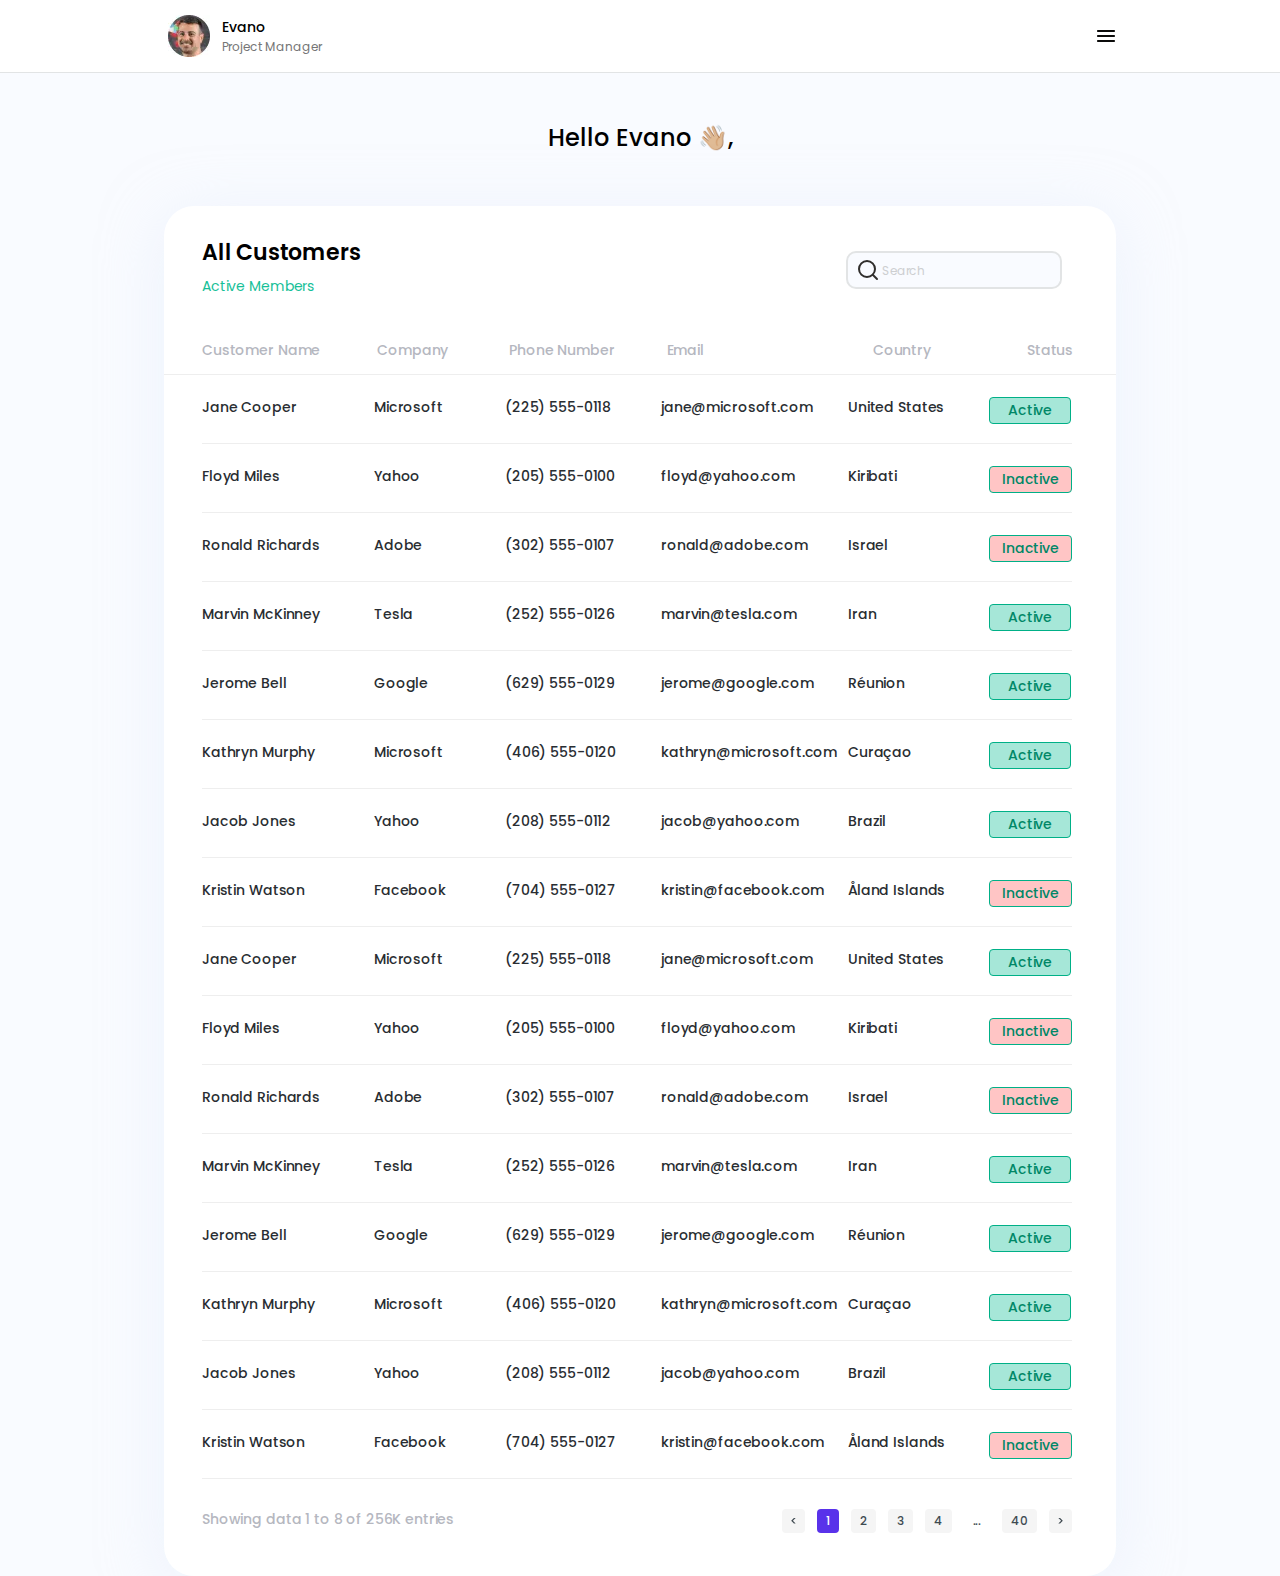
<file: index.html>
<!DOCTYPE html><html lang="ru"><head>    <meta http-equiv="Content-Type" content="text/html; charset=UTF-8" />    <title>Dashbord-B2B_Main</title>    <meta name="keywords" content="Dashbord" />    <meta name="description" content="Dashbord" />    <link rel="shortcut icon" href="img/favicon.ico" />    <meta http-equiv="X-UA-Compatible" content="IE=Edge" />    <meta name="viewport" content="width=device-width, initial-scale=1" />    <link href="style.css?_v=20240728133249" type="text/css" rel="stylesheet" />    <link media="(min-width:0px) and (max-width:769px)" type="text/css" rel="stylesheet" href="media769.css?_v=20240728133249" />    <link media="(min-width:770px) and (max-width:993px)" type="text/css" rel="stylesheet" href="media993.css?_v=20240728133249" />    <link media="(min-width:994px) and (max-width:1201px)" type="text/css" rel="stylesheet" href="media1201.css?_v=20240728133249" />    <link media="(min-width:1202px) and (max-width:1401px)" type="text/css" rel="stylesheet" href="media1401.css?_v=20240728133249" />    <link media="(min-width:1402px)" type="text/css" rel="stylesheet" href="media1402.css?_v=20240728133249" />    <script defer src="js/jquery-3.6.0.min.js?_v=20240728133249"></script>    <script defer src="js/script.js?_v=20240728133249"></script></head><body>    <div class="vi-wraper">        <aside>            <div class="aside-container">                <div class="vi-logo">                    <a href="#">                        <img src="img/svg/Dash_Logo.svg" alt="" loading="lazy" width="195" height="39">                        <span class="vi-dash-version">v.01</span>                    </a>                    <div class="vi-close-button-hamburger"><img src="img/svg/Cross.svg" alt="" loading="lazy" width="24" height="24"></div>                </div>                <div class="vi-aside-menu">                    <div class="vi-aside-menu__item">                        <a href="#">                            <div class="vi-aside-menu__set">                                <div class="vi-aside-menu__box">                                    <img class="vi-svg__not-active" src="img/svg/Dash_key-square.svg" alt="" loading="lazy" width="24" height="24">                                    <img class="vi-svg__active" src="img/svg/Dash_key-square_active.svg" alt="" loading="lazy" width="24" height="24">                                    <span>Dashboard</span>                                </div>                            </div>                        </a>                    </div>                    <div class="vi-aside-menu__item">                        <a href="#">                            <div class="vi-aside-menu__set">                                <div class="vi-aside-menu__box">                                    <img class="vi-svg__not-active" src="img/svg/Dash_3d-square1.svg" alt="" loading="lazy" width="24" height="24">                                    <img class="vi-svg__active" src="img/svg/Dash_3d-square1_active.svg" alt="" loading="lazy" width="24" height="24">                                    <span>Product</span>                                </div>                                <img class="vi-arrow__not-active" src="img/svg/Dash_chevron-right2.svg" alt="" loading="lazy" width="16" height="16">                                <img class="vi-arrow__active" src="img/svg/Dash_chevron-right2_active.svg" alt="" loading="lazy" width="16" height="16">                            </div>                        </a>                    </div>                    <div class="vi-aside-menu__item">                        <a href="#">                            <div class="vi-aside-menu__set">                                <div class="vi-aside-menu__box">                                    <img class="vi-svg__not-active" src="img/svg/Dash_user-square1.svg" alt="" loading="lazy" width="24" height="24">                                    <img class="vi-svg__active" src="img/svg/Dash_user-square1_active.svg" alt="" loading="lazy" width="24" height="24">                                    <span>Customers</span>                                </div>                                <img class="vi-arrow__not-active" src="img/svg/Dash_chevron-right2.svg" alt="" loading="lazy" width="16" height="16">                                <img class="vi-arrow__active" src="img/svg/Dash_chevron-right2_active.svg" alt="" loading="lazy" width="16" height="16">                            </div>                        </a>                    </div>                    <div class="vi-aside-menu__item">                        <a href="#">                            <div class="vi-aside-menu__set">                                <div class="vi-aside-menu__box">                                    <img class="vi-svg__not-active" src="img/svg/Dash_wallet-money2.svg" alt="" loading="lazy" width="24" height="24">                                    <img class="vi-svg__active" src="img/svg/Dash_wallet-money2_active.svg" alt="" loading="lazy" width="24" height="24">                                    <span>Income</span>                                </div>                                <img class="vi-arrow__not-active" src="img/svg/Dash_chevron-right2.svg" alt="" loading="lazy" width="16" height="16">                                <img class="vi-arrow__active" src="img/svg/Dash_chevron-right2_active.svg" alt="" loading="lazy" width="16" height="16">                            </div>                        </a>                    </div>                    <div class="vi-aside-menu__item">                        <a href="#">                            <div class="vi-aside-menu__set">                                <div class="vi-aside-menu__box">                                    <img class="vi-svg__not-active" src="img/svg/Dash_discount-shape1.svg" alt="" loading="lazy" width="24" height="24">                                    <img class="vi-svg__active" src="img/svg/Dash_discount-shape1_active.svg" alt="" loading="lazy" width="24" height="24">                                    <span>Promote</span>                                </div>                                <img class="vi-arrow__not-active" src="img/svg/Dash_chevron-right2.svg" alt="" loading="lazy" width="16" height="16">                                <img class="vi-arrow__active" src="img/svg/Dash_chevron-right2_active.svg" alt="" loading="lazy" width="16" height="16">                            </div>                        </a>                    </div>                    <div class="vi-aside-menu__item">                        <a href="#">                            <div class="vi-aside-menu__set">                                <div class="vi-aside-menu__box">                                    <img class="vi-svg__not-active" src="img/svg/Dash_message-question1.svg" alt="" loading="lazy" width="24" height="24">                                    <img class="vi-svg__active" src="img/svg/Dash_message-question1_active.svg" alt="" loading="lazy" width="24" height="24">                                    <span>Help</span>                                </div>                                <img class="vi-arrow__not-active" src="img/svg/Dash_chevron-right2.svg" alt="" loading="lazy" width="16" height="16">                                <img class="vi-arrow__active" src="img/svg/Dash_chevron-right2_active.svg" alt="" loading="lazy" width="16" height="16">                            </div>                        </a>                    </div>                </div>                <div class="vi-aside-user">                    <div class="vi-aside-user__photo">                        <picture>                            <source srcset="img/Dash_user_photo.webp" type="image/webp"><img src="img/Dash_user_photo.jpg" alt="" loading="lazy" width="42" height="42">                        </picture>                    </div>                    <div class="vi-aside-user__info">                        <div class="vi-aside-user__name">                            <span>Evano</span>                        </div>                        <div class="vi-aside-user__status">                            <span>Project Manager</span>                        </div>                    </div>                </div>            </div>        </aside>        <div class="vi-container">            <!-- Header begin -->            <header>                <div class="vi-head-container">                    <div class="vi-head-container__item">                        <div class="vi-user-panel">                            <div class="vi-user-panel__item">                                <img id="open-search" src="img/svg/Icon_lupa.svg" alt="" loading="lazy" width="24" height="24">                            </div>                            <div class="vi-user-panel__item">                                <a href="#">                                    <div class="vi-aside-user">                                        <div class="vi-aside-user__photo">                                            <picture>                                                <source srcset="img/Dash_user_photo.webp" type="image/webp"><img src="img/Dash_user_photo.jpg" alt="" loading="lazy" width="42" height="42">                                            </picture>                                        </div>                                        <div class="vi-aside-user__info">                                            <div class="vi-aside-user__name">                                                <span>Evano</span>                                            </div>                                            <div class="vi-aside-user__status">                                                <span>Project Manager</span>                                            </div>                                        </div>                                    </div>                                </a>                            </div>                            <div class="vi-user-panel__item">                                <img id="open-gamburger" src="img/svg/bars.svg" alt="" width="24" height="24">                            </div>                            <div class="vi-user-panel__item">                                <div class="vi-search-panel">                                    <img class="lupa" src="img/svg/Icon_lupa.svg" alt="" loading="lazy" width="24" height="24">                                    <form action="/search" method="GET">                                        <input type="text" id="search" name="q" placeholder="Search">                                    </form>                                    <img class="vi-close-button-search" src="img/svg/crooss_close.svg" alt="" loading="lazy" width="24" height="24">                                </div>                            </div>                        </div>                    </div>                </div>            </header>            <!-- Header end -->            <main>                <div class="vi-main-box">                    <!-- Table begin -->                    <section class="vi-table">                        <div class="vi-table__container">                            <div class="vi-table__grettings"> Hello <span class="vi-user">Evano</span> 👋🏼, </div>                            <div class="vi-main-table">                                <div class="vi-main-table__container">                                    <div class="vi-main-table__item vi-main-table__item--titles">                                        <div class="vi-main-table__name">                                            <div class="vi-main-table__title">                                                <span>All Customers</span>                                            </div>                                            <div class="vi-main-table__subtitle">                                                <span>Active Members</span>                                            </div>                                        </div>                                        <div class="vi-main-table__search">                                            <div class="vi-search-panel">                                                <img class="lupa" src="img/svg/Icon_lupa.svg" alt="" loading="lazy" width="24" height="24">                                                <form action="/search" method="GET">                                                    <input type="text" id="search" name="q" placeholder="Search">                                                </form>                                                <img class="vi-close-button-search" src="img/svg/crooss_close.svg" alt="" loading="lazy" width="24" height="24">                                            </div>                                        </div>                                    </div>                                    <div class="vi-main-table__item vi-main-table__item--explanation">                                        <div class="vi-main-table__explain-box vi-main-table__explain-box--first-pair">                                            <div class="vi-main-table__explain vi-main-table__explain--1-width">                                                <span>Customer Name</span>                                            </div>                                            <div class="vi-main-table__explain vi-main-table__explain--2-width">                                                <span>Company</span>                                            </div>                                        </div>                                        <div class="vi-main-table__explain-box vi-main-table__explain-box--second-pair">                                            <div class="vi-main-table__explain vi-main-table__explain--3-width">                                                <span>Phone Number</span>                                            </div>                                            <div class="vi-main-table__explain vi-main-table__explain--4-width">                                                <span>Email</span>                                            </div>                                        </div>                                        <div class="vi-main-table__explain-box vi-main-table__explain-box--third-pair">                                            <div class="vi-main-table__explain vi-main-table__explain--5-width">                                                <span>Country</span>                                            </div>                                            <div class="vi-main-table__explain vi-main-table__explain--6-width">                                                <span>Status</span>                                            </div>                                        </div>                                    </div>                                    <div class="vi-main-table__item vi-main-table__item--info">                                        <div class="vi-main-table__info-container">                                            <div class="vi-main-table__info-box vi-main-table__info-box--first-pair">                                                <div class="vi-main-table__info vi-main-table__info--1-width">                                                    <span>Jane Cooper</span>                                                </div>                                                <div class="vi-main-table__info vi-main-table__info--2-width">                                                    <span>Microsoft</span>                                                </div>                                            </div>                                            <div class="vi-main-table__info-box vi-main-table__info-box--second-pair">                                                <div class="vi-main-table__info vi-main-table__info--3-width">                                                    <span>(225) 555-0118</span>                                                </div>                                                <div class="vi-main-table__info vi-main-table__info--4-width">                                                    <span>jane@microsoft.com</span>                                                </div>                                            </div>                                            <div class="vi-main-table__info-box vi-main-table__info-box--third-pair">                                                <div class="vi-main-table__info vi-main-table__info--5-width">                                                    <span>United States</span>                                                </div>                                                <div class="vi-main-table__info vi-main-table__info--status-active">                                                    <span> Active</span>                                                </div>                                            </div>                                        </div>                                    </div>                                    <div class="vi-main-table__item vi-main-table__item--info">                                        <div class="vi-main-table__info-container">                                            <div class="vi-main-table__info-box vi-main-table__info-box--first-pair">                                                <div class="vi-main-table__info vi-main-table__info--1-width">                                                    <span>Floyd Miles</span>                                                </div>                                                <div class="vi-main-table__info vi-main-table__info--2-width">                                                    <span>Yahoo</span>                                                </div>                                            </div>                                            <div class="vi-main-table__info-box vi-main-table__info-box--second-pair">                                                <div class="vi-main-table__info vi-main-table__info--3-width">                                                    <span>(205) 555-0100</span>                                                </div>                                                <div class="vi-main-table__info vi-main-table__info--4-width">                                                    <span>floyd@yahoo.com</span>                                                </div>                                            </div>                                            <div class="vi-main-table__info-box vi-main-table__info-box--third-pair">                                                <div class="vi-main-table__info vi-main-table__info--5-width">                                                    <span>Kiribati</span>                                                </div>                                                <div class="vi-main-table__info vi-main-table__info--status-inactive">                                                    <span> Inactive</span>                                                </div>                                            </div>                                        </div>                                    </div>                                    <div class="vi-main-table__item vi-main-table__item--info">                                        <div class="vi-main-table__info-container">                                            <div class="vi-main-table__info-box vi-main-table__info-box--first-pair">                                                <div class="vi-main-table__info vi-main-table__info--1-width">                                                    <span>Ronald Richards</span>                                                </div>                                                <div class="vi-main-table__info vi-main-table__info--2-width">                                                    <span>Adobe </span>                                                </div>                                            </div>                                            <div class="vi-main-table__info-box vi-main-table__info-box--second-pair">                                                <div class="vi-main-table__info vi-main-table__info--3-width">                                                    <span>(302) 555-0107</span>                                                </div>                                                <div class="vi-main-table__info vi-main-table__info--4-width">                                                    <span>ronald@adobe.com</span>                                                </div>                                            </div>                                            <div class="vi-main-table__info-box vi-main-table__info-box--third-pair">                                                <div class="vi-main-table__info vi-main-table__info--5-width">                                                    <span>Israel </span>                                                </div>                                                <div class="vi-main-table__info vi-main-table__info--status-inactive">                                                    <span> Inactive</span>                                                </div>                                            </div>                                        </div>                                    </div>                                    <div class="vi-main-table__item vi-main-table__item--info">                                        <div class="vi-main-table__info-container">                                            <div class="vi-main-table__info-box vi-main-table__info-box--first-pair">                                                <div class="vi-main-table__info vi-main-table__info--1-width">                                                    <span>Marvin McKinney</span>                                                </div>                                                <div class="vi-main-table__info vi-main-table__info--2-width">                                                    <span>Tesla</span>                                                </div>                                            </div>                                            <div class="vi-main-table__info-box vi-main-table__info-box--second-pair">                                                <div class="vi-main-table__info vi-main-table__info--3-width">                                                    <span>(252) 555-0126</span>                                                </div>                                                <div class="vi-main-table__info vi-main-table__info--4-width">                                                    <span>marvin@tesla.com</span>                                                </div>                                            </div>                                            <div class="vi-main-table__info-box vi-main-table__info-box--third-pair">                                                <div class="vi-main-table__info vi-main-table__info--5-width">                                                    <span>Iran</span>                                                </div>                                                <div class="vi-main-table__info vi-main-table__info--status-active">                                                    <span> Active</span>                                                </div>                                            </div>                                        </div>                                    </div>                                    <div class="vi-main-table__item vi-main-table__item--info">                                        <div class="vi-main-table__info-container">                                            <div class="vi-main-table__info-box vi-main-table__info-box--first-pair">                                                <div class="vi-main-table__info vi-main-table__info--1-width">                                                    <span>Jerome Bell</span>                                                </div>                                                <div class="vi-main-table__info vi-main-table__info--2-width">                                                    <span>Google </span>                                                </div>                                            </div>                                            <div class="vi-main-table__info-box vi-main-table__info-box--second-pair">                                                <div class="vi-main-table__info vi-main-table__info--3-width">                                                    <span>(629) 555-0129</span>                                                </div>                                                <div class="vi-main-table__info vi-main-table__info--4-width">                                                    <span>jerome@google.com</span>                                                </div>                                            </div>                                            <div class="vi-main-table__info-box vi-main-table__info-box--third-pair">                                                <div class="vi-main-table__info vi-main-table__info--5-width">                                                    <span>Réunion</span>                                                </div>                                                <div class="vi-main-table__info vi-main-table__info--status-active">                                                    <span> Active</span>                                                </div>                                            </div>                                        </div>                                    </div>                                    <div class="vi-main-table__item vi-main-table__item--info">                                        <div class="vi-main-table__info-container">                                            <div class="vi-main-table__info-box vi-main-table__info-box--first-pair">                                                <div class="vi-main-table__info vi-main-table__info--1-width">                                                    <span>Kathryn Murphy</span>                                                </div>                                                <div class="vi-main-table__info vi-main-table__info--2-width">                                                    <span>Microsoft </span>                                                </div>                                            </div>                                            <div class="vi-main-table__info-box vi-main-table__info-box--second-pair">                                                <div class="vi-main-table__info vi-main-table__info--3-width">                                                    <span>(406) 555-0120</span>                                                </div>                                                <div class="vi-main-table__info vi-main-table__info--4-width">                                                    <span>kathryn@microsoft.com</span>                                                </div>                                            </div>                                            <div class="vi-main-table__info-box vi-main-table__info-box--third-pair">                                                <div class="vi-main-table__info vi-main-table__info--5-width">                                                    <span>Curaçao</span>                                                </div>                                                <div class="vi-main-table__info vi-main-table__info--status-active">                                                    <span> Active</span>                                                </div>                                            </div>                                        </div>                                    </div>                                    <div class="vi-main-table__item vi-main-table__item--info">                                        <div class="vi-main-table__info-container">                                            <div class="vi-main-table__info-box vi-main-table__info-box--first-pair">                                                <div class="vi-main-table__info vi-main-table__info--1-width">                                                    <span>Jacob Jones</span>                                                </div>                                                <div class="vi-main-table__info vi-main-table__info--2-width">                                                    <span>Yahoo </span>                                                </div>                                            </div>                                            <div class="vi-main-table__info-box vi-main-table__info-box--second-pair">                                                <div class="vi-main-table__info vi-main-table__info--3-width">                                                    <span>(208) 555-0112 </span>                                                </div>                                                <div class="vi-main-table__info vi-main-table__info--4-width">                                                    <span>jacob@yahoo.com</span>                                                </div>                                            </div>                                            <div class="vi-main-table__info-box vi-main-table__info-box--third-pair">                                                <div class="vi-main-table__info vi-main-table__info--5-width">                                                    <span>Brazil </span>                                                </div>                                                <div class="vi-main-table__info vi-main-table__info--status-active">                                                    <span> Active</span>                                                </div>                                            </div>                                        </div>                                    </div>                                    <div class="vi-main-table__item vi-main-table__item--info">                                        <div class="vi-main-table__info-container">                                            <div class="vi-main-table__info-box vi-main-table__info-box--first-pair">                                                <div class="vi-main-table__info vi-main-table__info--1-width">                                                    <span>Kristin Watson</span>                                                </div>                                                <div class="vi-main-table__info vi-main-table__info--2-width">                                                    <span>Facebook</span>                                                </div>                                            </div>                                            <div class="vi-main-table__info-box vi-main-table__info-box--second-pair">                                                <div class="vi-main-table__info vi-main-table__info--3-width">                                                    <span>(704) 555-0127 </span>                                                </div>                                                <div class="vi-main-table__info vi-main-table__info--4-width">                                                    <span>kristin@facebook.com</span>                                                </div>                                            </div>                                            <div class="vi-main-table__info-box vi-main-table__info-box--third-pair">                                                <div class="vi-main-table__info vi-main-table__info--5-width">                                                    <span>Åland Islands </span>                                                </div>                                                <div class="vi-main-table__info vi-main-table__info--status-inactive">                                                    <span> Inactive</span>                                                </div>                                            </div>                                        </div>                                    </div>                                    <div class="vi-main-table__item vi-main-table__item--info">                                        <div class="vi-main-table__info-container">                                            <div class="vi-main-table__info-box vi-main-table__info-box--first-pair">                                                <div class="vi-main-table__info vi-main-table__info--1-width">                                                    <span>Jane Cooper</span>                                                </div>                                                <div class="vi-main-table__info vi-main-table__info--2-width">                                                    <span>Microsoft</span>                                                </div>                                            </div>                                            <div class="vi-main-table__info-box vi-main-table__info-box--second-pair">                                                <div class="vi-main-table__info vi-main-table__info--3-width">                                                    <span>(225) 555-0118</span>                                                </div>                                                <div class="vi-main-table__info vi-main-table__info--4-width">                                                    <span>jane@microsoft.com</span>                                                </div>                                            </div>                                            <div class="vi-main-table__info-box vi-main-table__info-box--third-pair">                                                <div class="vi-main-table__info vi-main-table__info--5-width">                                                    <span>United States</span>                                                </div>                                                <div class="vi-main-table__info vi-main-table__info--status-active">                                                    <span> Active</span>                                                </div>                                            </div>                                        </div>                                    </div>                                    <div class="vi-main-table__item vi-main-table__item--info">                                        <div class="vi-main-table__info-container">                                            <div class="vi-main-table__info-box vi-main-table__info-box--first-pair">                                                <div class="vi-main-table__info vi-main-table__info--1-width">                                                    <span>Floyd Miles</span>                                                </div>                                                <div class="vi-main-table__info vi-main-table__info--2-width">                                                    <span>Yahoo</span>                                                </div>                                            </div>                                            <div class="vi-main-table__info-box vi-main-table__info-box--second-pair">                                                <div class="vi-main-table__info vi-main-table__info--3-width">                                                    <span>(205) 555-0100</span>                                                </div>                                                <div class="vi-main-table__info vi-main-table__info--4-width">                                                    <span>floyd@yahoo.com</span>                                                </div>                                            </div>                                            <div class="vi-main-table__info-box vi-main-table__info-box--third-pair">                                                <div class="vi-main-table__info vi-main-table__info--5-width">                                                    <span>Kiribati</span>                                                </div>                                                <div class="vi-main-table__info vi-main-table__info--status-inactive">                                                    <span> Inactive</span>                                                </div>                                            </div>                                        </div>                                    </div>                                    <div class="vi-main-table__item vi-main-table__item--info">                                        <div class="vi-main-table__info-container">                                            <div class="vi-main-table__info-box vi-main-table__info-box--first-pair">                                                <div class="vi-main-table__info vi-main-table__info--1-width">                                                    <span>Ronald Richards</span>                                                </div>                                                <div class="vi-main-table__info vi-main-table__info--2-width">                                                    <span>Adobe </span>                                                </div>                                            </div>                                            <div class="vi-main-table__info-box vi-main-table__info-box--second-pair">                                                <div class="vi-main-table__info vi-main-table__info--3-width">                                                    <span>(302) 555-0107</span>                                                </div>                                                <div class="vi-main-table__info vi-main-table__info--4-width">                                                    <span>ronald@adobe.com</span>                                                </div>                                            </div>                                            <div class="vi-main-table__info-box vi-main-table__info-box--third-pair">                                                <div class="vi-main-table__info vi-main-table__info--5-width">                                                    <span>Israel </span>                                                </div>                                                <div class="vi-main-table__info vi-main-table__info--status-inactive">                                                    <span> Inactive</span>                                                </div>                                            </div>                                        </div>                                    </div>                                    <div class="vi-main-table__item vi-main-table__item--info">                                        <div class="vi-main-table__info-container">                                            <div class="vi-main-table__info-box vi-main-table__info-box--first-pair">                                                <div class="vi-main-table__info vi-main-table__info--1-width">                                                    <span>Marvin McKinney</span>                                                </div>                                                <div class="vi-main-table__info vi-main-table__info--2-width">                                                    <span>Tesla</span>                                                </div>                                            </div>                                            <div class="vi-main-table__info-box vi-main-table__info-box--second-pair">                                                <div class="vi-main-table__info vi-main-table__info--3-width">                                                    <span>(252) 555-0126</span>                                                </div>                                                <div class="vi-main-table__info vi-main-table__info--4-width">                                                    <span>marvin@tesla.com</span>                                                </div>                                            </div>                                            <div class="vi-main-table__info-box vi-main-table__info-box--third-pair">                                                <div class="vi-main-table__info vi-main-table__info--5-width">                                                    <span>Iran</span>                                                </div>                                                <div class="vi-main-table__info vi-main-table__info--status-active">                                                    <span> Active</span>                                                </div>                                            </div>                                        </div>                                    </div>                                    <div class="vi-main-table__item vi-main-table__item--info">                                        <div class="vi-main-table__info-container">                                            <div class="vi-main-table__info-box vi-main-table__info-box--first-pair">                                                <div class="vi-main-table__info vi-main-table__info--1-width">                                                    <span>Jerome Bell</span>                                                </div>                                                <div class="vi-main-table__info vi-main-table__info--2-width">                                                    <span>Google </span>                                                </div>                                            </div>                                            <div class="vi-main-table__info-box vi-main-table__info-box--second-pair">                                                <div class="vi-main-table__info vi-main-table__info--3-width">                                                    <span>(629) 555-0129</span>                                                </div>                                                <div class="vi-main-table__info vi-main-table__info--4-width">                                                    <span>jerome@google.com</span>                                                </div>                                            </div>                                            <div class="vi-main-table__info-box vi-main-table__info-box--third-pair">                                                <div class="vi-main-table__info vi-main-table__info--5-width">                                                    <span>Réunion</span>                                                </div>                                                <div class="vi-main-table__info vi-main-table__info--status-active">                                                    <span> Active</span>                                                </div>                                            </div>                                        </div>                                    </div>                                    <div class="vi-main-table__item vi-main-table__item--info">                                        <div class="vi-main-table__info-container">                                            <div class="vi-main-table__info-box vi-main-table__info-box--first-pair">                                                <div class="vi-main-table__info vi-main-table__info--1-width">                                                    <span>Kathryn Murphy</span>                                                </div>                                                <div class="vi-main-table__info vi-main-table__info--2-width">                                                    <span>Microsoft </span>                                                </div>                                            </div>                                            <div class="vi-main-table__info-box vi-main-table__info-box--second-pair">                                                <div class="vi-main-table__info vi-main-table__info--3-width">                                                    <span>(406) 555-0120</span>                                                </div>                                                <div class="vi-main-table__info vi-main-table__info--4-width">                                                    <span>kathryn@microsoft.com</span>                                                </div>                                            </div>                                            <div class="vi-main-table__info-box vi-main-table__info-box--third-pair">                                                <div class="vi-main-table__info vi-main-table__info--5-width">                                                    <span>Curaçao</span>                                                </div>                                                <div class="vi-main-table__info vi-main-table__info--status-active">                                                    <span> Active</span>                                                </div>                                            </div>                                        </div>                                    </div>                                    <div class="vi-main-table__item vi-main-table__item--info">                                        <div class="vi-main-table__info-container">                                            <div class="vi-main-table__info-box vi-main-table__info-box--first-pair">                                                <div class="vi-main-table__info vi-main-table__info--1-width">                                                    <span>Jacob Jones</span>                                                </div>                                                <div class="vi-main-table__info vi-main-table__info--2-width">                                                    <span>Yahoo </span>                                                </div>                                            </div>                                            <div class="vi-main-table__info-box vi-main-table__info-box--second-pair">                                                <div class="vi-main-table__info vi-main-table__info--3-width">                                                    <span>(208) 555-0112 </span>                                                </div>                                                <div class="vi-main-table__info vi-main-table__info--4-width">                                                    <span>jacob@yahoo.com</span>                                                </div>                                            </div>                                            <div class="vi-main-table__info-box vi-main-table__info-box--third-pair">                                                <div class="vi-main-table__info vi-main-table__info--5-width">                                                    <span>Brazil </span>                                                </div>                                                <div class="vi-main-table__info vi-main-table__info--status-active">                                                    <span> Active</span>                                                </div>                                            </div>                                        </div>                                    </div>                                    <div class="vi-main-table__item vi-main-table__item--info">                                        <div class="vi-main-table__info-container">                                            <div class="vi-main-table__info-box vi-main-table__info-box--first-pair">                                                <div class="vi-main-table__info vi-main-table__info--1-width">                                                    <span>Kristin Watson</span>                                                </div>                                                <div class="vi-main-table__info vi-main-table__info--2-width">                                                    <span>Facebook</span>                                                </div>                                            </div>                                            <div class="vi-main-table__info-box vi-main-table__info-box--second-pair">                                                <div class="vi-main-table__info vi-main-table__info--3-width">                                                    <span>(704) 555-0127 </span>                                                </div>                                                <div class="vi-main-table__info vi-main-table__info--4-width">                                                    <span>kristin@facebook.com</span>                                                </div>                                            </div>                                            <div class="vi-main-table__info-box vi-main-table__info-box--third-pair">                                                <div class="vi-main-table__info vi-main-table__info--5-width">                                                    <span>Åland Islands </span>                                                </div>                                                <div class="vi-main-table__info vi-main-table__info--status-inactive">                                                    <span> Inactive</span>                                                </div>                                            </div>                                        </div>                                    </div>                                    <div class="vi-main-table__item vi-main-table__item--pagination">                                        <div class="vi-main-table__statistic-info"> Showing data <span>1 to 8 </span> of <span>256K</span> entries </div>                                        <div class="vi-pagination">                                            <div class="vi-pagination__item vi-pagination__item--previosly">                                                <img src="img/svg/Dash_left.svg" alt="" loading="lazy" width="5" height="7">                                            </div>                                            <div class="vi-pagination__item vi-pagination__item--active">                                                <span>1</span>                                            </div>                                            <div class="vi-pagination__item ">                                                <span>2</span>                                            </div>                                            <div class="vi-pagination__item ">                                                <span>3</span>                                            </div>                                            <div class="vi-pagination__item ">                                                <span>4</span>                                            </div>                                            <div class="vi-pagination__item vi-pagination__item--more">                                                <span>...</span>                                            </div>                                            <div class="vi-pagination__item vi-pagination__item--last">                                                <span>40</span>                                            </div>                                            <div class="vi-pagination__item vi-pagination__item--next">                                                <img src="img/svg/Dash_right.svg" alt="" loading="lazy" width="5" height="7">                                            </div>                                        </div>                                    </div>                                </div>                            </div>                        </div>                    </section>                    <!-- Table end -->                </div>            </main>            <!-- Section footer begin -->            <!-- <footer>	<div class="vi-footer-container">		<div class="vi-footer-copyright">			<a href="#"><span>© 2023 АО «Чери Автомобили Рус»</span> </a>		</div>		<div class="vi-footer-menu">			<div class="vi-footer-menu__item">				<a href="#"> <span>правовая информация</span></a>			</div>			<div class="vi-footer-menu__item">				<a href="#"> <span>контакты</span></a>			</div>			<div class="vi-footer-menu__item">				<a href="#"><span>Как стать дилером</span> </a>			</div>			<div class="vi-footer-menu__item">				<a href="#"><span>Клиентская поддержка</span> </a>			</div>		</div>	</div></footer> -->            <!-- Section footer end -->        </div>    </div></body></html>
</file>
<file: style.css>
:root{--white: #fff;--gray: #9197b3;--blue: #5932ea;--full-black:#000;--gray-dark: #757575;--light: #f9fbff;--teal: #b5b7c0;--black:#292d32;--indigo: #6610f2;--purple: #6f42c1;--pink: #e83e8c;--red: #d94646;--orange: #fd7e14;--yellow: #ffc107;--green: #28a745;--cyan: #17a2b8;--gray2: #E2E4E5;--medium-gray:#CDCFD1;--primary: #298f89;--secondary: #74563b;--success: #28a745;--info: #17a2b8;--warning: #ffc107;--danger: #d94646;--dark: #333231;--silver:#8A8D8F;--chery-red:#A6192E;--breakpoint-xs: 0;--breakpoint-sm: 576px;--breakpoint-md: 768px;--breakpoint-lg: 992px;--breakpoint-xl: 1200px;--color-line: #f3f3ef}:root,html{--font-family: "Poppins", sans-serif}*,*::before,*::after{box-sizing:border-box}body,h1,h2,h3,h4,p,figure,blockquote,dl,dd{margin:0}ul[role=list],ol[role=list]{list-style:none}ul{list-style-type:unset;margin-block-start:unset;margin-block-end:unset;margin-inline-start:0;margin-inline-end:0;padding-inline-start:0}html:focus-within{scroll-behavior:smooth}body{min-height:100vh;text-rendering:optimizeSpeed;user-select:none}a:not([class]){text-decoration-skip-ink:auto;text-decoration:none;color:unset;outline:none}a:visited:not([class]){text-decoration-skip-ink:auto;text-decoration:none;outline:none}img,picture{-webkit-user-drag:none;display:block}input,button,textarea,select{font:inherit;--moz-appearance: textfield}@media(prefers-reduced-motion: reduce){html:focus-within{scroll-behavior:auto}*,*::before,*::after{animation-duration:.01ms !important;animation-iteration-count:1 !important;transition-duration:.01ms !important;scroll-behavior:auto !important}}button,input[type=button],input[type=submit],input[type=reset]{background:none;border:none;padding:0;margin:0;font:inherit;color:inherit;cursor:pointer;outline:none}@font-face{font-family:Poppins;font-display:swap;src:url("./fonts/Poppins-SemiBold.woff2") format("woff2"),url("./fonts/Poppins-SemiBold.woff") format("woff");font-weight:600;font-style:normal}@font-face{font-family:Poppins;font-display:swap;src:url("./fonts/Poppins-Medium.woff2") format("woff2"),url("./fonts/Poppins-Medium.woff") format("woff");font-weight:500;font-style:normal}@font-face{font-family:Poppins;font-display:swap;src:url("./fonts/Poppins-Regular.woff2") format("woff2"),url("./fonts/Poppins-Regular.woff") format("woff");font-weight:400;font-style:normal}.vi-wraper{display:flex;min-height:100vh;max-width:1440px}.vi-container{background-color:var(--light);width:100%;display:flex;flex-direction:column;justify-content:space-between;min-height:100%}footer{flex-grow:0}main{flex-grow:1}body{background-color:var(--light)}.vi-pointer{cursor:pointer}aside{flex-shrink:0;box-shadow:0 10px 60px 0 rgba(226,236,249,.5);background:var(--white);width:306px;z-index:99}aside .vi-logo{display:flex;justify-content:center;flex-grow:0}aside .vi-logo a{display:flex}aside .vi-logo a .vi-dash-version{font-family:var(--font-family);font-weight:500;font-size:10px;letter-spacing:-0.01em;color:#838383}aside .vi-logo a .vi-close-button{display:none}.aside-container{position:fixed;width:306px;height:100%;display:flex;flex-direction:column}.vi-aside-menu{display:flex;flex-direction:column}.vi-aside-menu{flex-grow:1}.vi-aside-menu__item--active{background:var(--blue);border-radius:8px}.vi-aside-menu__item--active .vi-aside-menu__box{color:var(--white)}.vi-aside-menu__item a .vi-aside-menu__set .vi-arrow__active{display:none}.vi-aside-menu__item a .vi-aside-menu__set .vi-arrow__not-active{display:block}.vi-aside-menu__item a .vi-aside-menu__set .vi-aside-menu__box .vi-svg__active{display:none}.vi-aside-menu__item a .vi-aside-menu__set .vi-aside-menu__box .vi-svg__not-active{display:block}.vi-aside-menu__item--active a .vi-aside-menu__set .vi-arrow__active{display:block}.vi-aside-menu__item--active a .vi-aside-menu__set .vi-arrow__not-active{display:none}.vi-aside-menu__item--active a .vi-aside-menu__set .vi-aside-menu__box .vi-svg__active{display:block}.vi-aside-menu__item--active a .vi-aside-menu__set .vi-aside-menu__box .vi-svg__not-active{display:none}.vi-aside-menu__set{font-family:var(--font-family);font-size:14px;font-weight:500;line-height:21px;letter-spacing:-0.01em;text-align:left;color:var(--gray);display:flex;justify-content:space-between;width:100%;align-items:center}.vi-aside-menu__box{display:flex}.vi-aside-user{flex-grow:0;display:flex}.vi-aside-user__info{display:flex;flex-direction:column}.vi-aside-user__name{font-family:var(--font-family);font-weight:500;font-size:14px;letter-spacing:.01em;color:var(--full-black)}.vi-aside-user__status{font-family:var(--font-family);font-weight:400;font-size:12px;letter-spacing:.01em;color:var(--gray-dark)}.vi-close-button-hamburger{display:block;position:absolute}.vi-head-container{background:var(--white);border-bottom:1px solid #e2e4e5}.vi-user-panel{display:flex}.vi-user-panel__item a{display:flex;color:var(--full-black);justify-content:center;align-items:center}.vi-search-panel{border:2px solid #e2e4e5;border-radius:10px;background:var(--white, );display:flex;align-items:center}.vi-search-panel form{width:100%}input[type=text]{height:100%;width:100%;border:none;color:var(--full-black);outline:none}input[type=text]::placeholder{color:var(--medium-gray)}input[type=text]:focus{border:none}input[type=text],input[type=tel],input[type=email],input[type=number],input[type=password]{font-family:var(--font-family);font-size:12px;font-weight:400;line-height:18px}.vi-not-show{display:none}.vi-show{display:block;width:100%;animation:slideFromTop .5s forwards;overflow:auto}@keyframes slideFromTop{0%{transform:translateY(-100%)}100%{transform:translateY(0)}}.vi-table__container{display:flex;flex-direction:column}.vi-table__grettings{font-family:var(--font-family);font-weight:500;color:var(--full-black)}.vi-main-table__container{border-radius:30px;background-color:var(--white);box-shadow:0 10px 60px 0 rgba(226,236,249,.5)}.vi-main-table__item{display:flex}.vi-main-table__item--titles{flex-direction:row;justify-content:space-between}.vi-main-table__item--explanation{flex-direction:row;width:100%;border-bottom:1px solid #eee}.vi-main-table__item--pagination{display:flex;justify-content:space-between}.vi-main-table__info-container{display:flex;flex-direction:row;width:100%;border-bottom:1px solid #eee}.vi-main-table__name{display:flex;flex-direction:column}.vi-main-table__title{font-family:var(--font-family);font-weight:600;letter-spacing:-0.01em;color:var(--full-black)}.vi-main-table__subtitle{font-weight:400;letter-spacing:-0.01em;font-family:var(--font-family);color:#16c098}.vi-main-table__search .vi-search-panel{padding:toRem(7) 0 toRem(7) toRem(8);width:216px;height:38px;background-color:var(--light)}.vi-main-table__search .vi-search-panel input{background-color:var(--light);font-family:var(--font-family);font-weight:400;letter-spacing:-0.01em;color:var(--teal)}.vi-main-table__search .vi-close-button-search{display:none}.vi-main-table__explain{font-family:var(--font-family);font-weight:500;letter-spacing:-0.01em;color:var(--teal);text-align:left}.vi-main-table__explain-box{display:flex}.vi-main-table__info{font-family:var(--font-family);font-weight:500;letter-spacing:-0.01em;color:var(--black);text-align:left}.vi-main-table__info--status-active{border:1px solid #00b087;border-radius:4px;padding:2px 18px;background:rgba(22,192,152,.38);color:#008767;font-family:var(--font-family);font-weight:500;letter-spacing:-0.01em}.vi-main-table__info--status-inactive{border:1px solid #00b087;border-radius:4px;padding:2px 12px;background:#ffc5c5;color:#008767;font-family:var(--font-family);font-weight:500;letter-spacing:-0.01em}.vi-main-table__info-box{display:flex}.vi-main-table__statistic-info{font-family:"Poppins",sans-serif;font-weight:500;letter-spacing:-0.01em;color:#b5b7c0}.vi-main-table .vi-pagination{display:flex}.vi-main-table .vi-pagination__item{display:flex;flex-direction:column;justify-content:center;align-items:center;border-radius:4px;background:#f5f5f5;font-family:"Poppins",sans-serif;font-weight:500;line-height:1;letter-spacing:-0.01em;color:#404b52}.vi-main-table .vi-pagination__item--more{background:unset;padding:0}.vi-main-table .vi-pagination__item--active{background:#5932ea;color:var(--white)}
</file>
<file: media769.css>
:root,html{font-size:12px}aside{display:none;width:0;overflow:hidden}aside .vi-logo{justify-content:space-between;align-items:center;padding:3rem 5.0833333333rem 4.6666666667rem 2.3333333333rem}aside .vi-logo a{column-gap:0.3333333333rem}aside .vi-logo a .vi-dash-version{padding:1.5rem 0 0.5rem 0}aside .vi-logo .vi-close-button{display:none}.aside-container{position:relative;margin:0 auto}.vi-aside-menu{padding:0 2.3333333333rem;row-gap:1.5rem}.vi-aside-menu__item{padding:0.9166666667rem 0.6666666667rem 0.9166666667rem 0.9166666667rem}.vi-aside-menu__box{column-gap:1.3333333333rem}.vi-aside-user{padding:0 2.3333333333rem;column-gap:1rem;margin-bottom:6rem}.vi-close-button-hamburger{top:1.6666666667rem;right:1.6666666667rem}.vi-aside-user{display:none}.vi-head-container{padding:0.8333333333rem 1.25rem 0.8333333333rem 1.6666666667rem;align-items:center;position:fixed;width:100%;z-index:98}.vi-user-panel{padding:0.4166666667rem 0;gap:1.25rem;align-items:center;justify-content:space-between}.vi-user-panel__item a{gap:0.5rem}.vi-user-panel__item a .vi-aside-user{display:flex;align-items:center;margin:0;padding:0}.vi-user-panel__item:nth-child(1){order:2}.vi-user-panel__item:nth-child(2){order:1}.vi-user-panel__item:nth-child(3){order:3}.vi-search-panel{display:flex;max-height:0;overflow:hidden;transition:max-height .6s ease-in-out;visibility:hidden;top:55px;width:100%;position:absolute;height:45px;right:0;padding:0 1.25rem 0 1.6666666667rem;justify-content:space-between;border:1px solid #e2e4e5;max-height:0;overflow:hidden;transition:max-height .6s ease-in-out}.vi-search-panel.vi-search-panel--active{max-height:100%;visibility:visible}.lupa{display:none}.vi-table__container{padding:10rem 0.8333333333rem 0 0.8333333333rem;row-gap:4.25rem}.vi-table__grettings{font-size:2rem;width:fit-content;margin:0px auto}.vi-main-table__container{width:100%;padding:2.5rem 0 3.4166666667rem 0}.vi-main-table__item{padding:0 0.8333333333rem 0 0.8333333333rem}.vi-main-table__item--titles{position:sticky;background-color:var(--white);top:6.0833333333rem;z-index:95}.vi-main-table__item--explanation{display:none}.vi-main-table__item--pagination{padding-top:2.5rem;padding-bottom:0.1666666667rem;flex-direction:column;row-gap:0.4166666667rem}.vi-main-table__info-container{padding-top:1.8333333333rem;padding-bottom:1.5833333333rem;justify-content:space-between;flex-direction:row;width:100%;flex-wrap:wrap}.vi-main-table__name{row-gap:0.5833333333rem;text-align:center;width:fit-content;margin:0 auto}.vi-main-table__title{font-size:1.8333333333rem}.vi-main-table__subtitle{font-size:1.1666666667rem}.vi-main-table__search{display:none}.vi-main-table__search .vi-search-panel{display:none}.vi-main-table__search .vi-search-panel input{font-size:1rem}.vi-main-table__explain{font-size:1.1666666667rem}.vi-main-table__explain--1-width{width:172px}.vi-main-table__explain--2-width{width:131px}.vi-main-table__explain--3-width{width:156px}.vi-main-table__explain--4-width{width:187px}.vi-main-table__explain--5-width{width:141px}.vi-main-table__explain-box--first-pair{flex-direction:column}.vi-main-table__info{font-size:1.1666666667rem}.vi-main-table__info--status-active{font-size:1.1666666667rem;width:fit-content}.vi-main-table__info--status-inactive{font-size:1.1666666667rem;width:fit-content}.vi-main-table__info-box--first-pair{display:flex;flex-direction:column;width:49%;align-items:end}.vi-main-table__info-box--second-pair{display:flex;flex-direction:column;width:49%}.vi-main-table__info-box--third-pair{display:flex;flex-direction:column;width:100%;align-items:center}.vi-main-table__statistic-info{font-size:1.1666666667rem;text-align:center}.vi-main-table .vi-pagination{column-gap:0.4166666667rem;justify-content:center}.vi-main-table .vi-pagination__item{padding:0.5rem 0.75rem;font-size:1rem}@media(min-width: 320px)and (max-width: 399px){.vi-main-table__item--titles{justify-content:center}.vi-main-table__subtitle{text-align:center}.vi-main-table__info{text-align:center}.vi-main-table__info--status-active{margin:0px auto}.vi-main-table__info--status-inactive{margin:0px auto}.vi-main-table__info-container{flex-direction:column;flex-wrap:nowrap}.vi-main-table__info-box--first-pair{width:100%;align-items:unset}.vi-main-table__info-box--second-pair{width:100%}.vi-main-table__info-box--third-pair{width:100%}}
</file>
<file: media993.css>
:root,html{font-size:14px}aside{display:none;width:0;overflow:hidden}aside .vi-logo{padding:2.5714285714rem 4.3571428571rem 4rem 2rem;justify-content:space-between;align-items:center}aside .vi-logo a{column-gap:0.2857142857rem}aside .vi-logo a .vi-dash-version{padding:1.2857142857rem 0 0.4285714286rem 0}aside .vi-logo .vi-close-button{display:none}.aside-container{position:relative;margin:0 auto}.vi-aside-menu{padding:0 2rem;row-gap:1.2857142857rem}.vi-aside-menu__item{padding:0.7857142857rem 0.5714285714rem 0.7857142857rem 0.7857142857rem}.vi-aside-menu__box{column-gap:1.1428571429rem}.vi-aside-user{padding:0 2rem;column-gap:0.8571428571rem;margin-bottom:5.1428571429rem}.vi-close-button-hamburger{top:1.4285714286rem;right:1.4285714286rem}.vi-aside-user{display:none}.vi-head-container{padding:0.7142857143rem 1.0714285714rem 0.7142857143rem 1.4285714286rem;align-items:center;position:fixed;width:100%;z-index:98}.vi-head-container__item:nth-child(1){display:flex;flex-direction:row-reverse;align-items:center;justify-content:space-between;gap:2.1428571429rem}.vi-user-panel{padding:0.3571428571rem 0;gap:1.0714285714rem;display:flex;justify-content:space-between;width:100%;align-items:center}.vi-user-panel__item a{gap:0.4285714286rem}.vi-user-panel__item a .vi-aside-user{display:flex;align-items:center;margin:0;padding:0}.vi-user-panel__item:nth-child(1){order:1;display:none}.vi-user-panel__item:nth-child(2){order:2}.vi-user-panel__item:nth-child(3){order:4}.vi-user-panel__item:nth-child(4){order:3}.vi-search-panel{min-width:440px;max-width:540px;height:40px;padding:0.7142857143rem 1.0714285714rem;gap:0.7142857143rem}.vi-close-button-search{display:none}.overflow{overflow:hidden}.vi-not-show{display:none}.vi-table__container{padding:8.5714285714rem 0.7142857143rem 0 0.7142857143rem;row-gap:3.6428571429rem}.vi-table__grettings{font-size:1.7142857143rem;width:fit-content;margin:0px auto}.vi-main-table__container{width:fit-content;margin:0px auto;padding:2.1428571429rem 0 2.9285714286rem 0}.vi-main-table__item{padding:0 3.1428571429rem 0 2.7142857143rem}.vi-main-table__item--explanation{padding-top:3.0714285714rem;column-gap:4.3571428571rem;padding-bottom:0.8928571429rem;justify-content:space-between;position:sticky;top:45px;background:var(--white)}.vi-main-table__item--pagination{padding-top:2.1428571429rem;padding-bottom:0.1428571429rem}.vi-main-table__info-container{padding-top:1.5714285714rem;padding-bottom:1.3571428571rem;justify-content:space-between}.vi-main-table__name{row-gap:0.5rem}.vi-main-table__title{font-size:1.5714285714rem}.vi-main-table__subtitle{font-size:1rem}.vi-main-table__search{padding-top:1.0714285714rem;padding-right:0.7142857143rem}.vi-main-table__search .vi-search-panel{display:none}.vi-main-table__search .vi-search-panel input{font-size:0.8571428571rem}.vi-main-table__explain{font-size:1rem}.vi-main-table__explain--1-width{width:172px}.vi-main-table__explain--2-width{width:131px}.vi-main-table__explain--3-width{width:156px}.vi-main-table__explain--4-width{width:187px}.vi-main-table__explain--5-width{width:141px}.vi-main-table__explain-box--first-pair{flex-direction:column}.vi-main-table__explain-box--second-pair{flex-direction:column}.vi-main-table__explain-box--third-pair{flex-direction:column}.vi-main-table__info{font-size:1rem}.vi-main-table__info--1-width{width:172px}.vi-main-table__info--2-width{width:131px}.vi-main-table__info--3-width{width:156px}.vi-main-table__info--4-width{width:187px}.vi-main-table__info--5-width{width:141px}.vi-main-table__info--status-active{font-size:1rem;width:fit-content}.vi-main-table__info--status-inactive{font-size:1rem;width:fit-content}.vi-main-table__info-box--first-pair{display:flex;flex-direction:column}.vi-main-table__info-box--second-pair{display:flex;flex-direction:column}.vi-main-table__info-box--third-pair{display:flex;flex-direction:column}.vi-main-table__statistic-info{font-size:1rem}.vi-main-table .vi-pagination{column-gap:0.8571428571rem}.vi-main-table .vi-pagination__item{padding:0.4285714286rem 0.6428571429rem;font-size:0.8571428571rem}
</file>
<file: media1201.css>
:root,html{font-size:16px}aside{display:none;width:0;overflow:hidden}aside .vi-logo{justify-content:space-between;align-items:center;padding:2.25rem 3.8125rem 3.5rem 1.75rem}aside .vi-logo a{column-gap:0.25rem}aside .vi-logo a .vi-dash-version{padding:1.125rem 0 0.375rem 0}aside .vi-logo .vi-close-button{display:none}.aside-container{position:relative;margin:0 auto}.vi-aside-menu{padding:0 1.75rem;row-gap:1.125rem}.vi-aside-menu__item{padding:0.6875rem 0.5rem 0.6875rem 0.6875rem}.vi-aside-menu__box{column-gap:1rem}.vi-aside-user{padding:0 1.75rem;column-gap:0.75rem;margin-bottom:4.5rem}.vi-close-button-hamburger{top:1.25rem;right:1.25rem}.vi-aside-user{display:none}.vi-head-container{padding:0.625rem 0.9375rem 0.625rem 1.25rem;align-items:center;position:fixed;width:100%;z-index:98}.vi-head-container__item:nth-child(1){display:flex;flex-direction:row-reverse;align-items:center;justify-content:space-between;gap:1.875rem}.vi-user-panel{padding:0.3125rem 0;gap:0.9375rem;display:flex;justify-content:space-between;width:950px;margin:0px auto;align-items:center}.vi-user-panel__item a{gap:0.375rem}.vi-user-panel__item a .vi-aside-user{display:flex;align-items:center;margin:0;padding:0}.vi-user-panel__item:nth-child(1){order:1;display:none}.vi-user-panel__item:nth-child(2){order:2}.vi-user-panel__item:nth-child(3){order:4}.vi-user-panel__item:nth-child(4){order:3}.vi-search-panel{display:none}.vi-close-button-search{display:none}.overflow{overflow:hidden}.vi-not-show{display:none}.vi-table__container{padding:7.5rem 0.625rem 0 0.625rem;row-gap:3.1875rem}.vi-table__grettings{font-size:1.5rem;width:fit-content;margin:0px auto}.vi-main-table__container{width:fit-content;margin:0px auto;padding:1.875rem 0 2.5625rem 0}.vi-main-table__item{padding:0 2.75rem 0 2.375rem}.vi-main-table__item--titles{position:sticky;top:73px;background:var(--white);z-index:100}.vi-main-table__item--explanation{padding-top:2.6875rem;padding-right:1.4375rem;column-gap:3.8125rem;padding-bottom:0.78125rem;position:sticky;top:133px;background:var(--white);z-index:100}.vi-main-table__item--pagination{padding-top:1.875rem;padding-bottom:0.125rem}.vi-main-table__info-container{padding-top:1.375rem;padding-bottom:1.1875rem}.vi-main-table__name{row-gap:0.4375rem}.vi-main-table__title{font-size:1.375rem}.vi-main-table__subtitle{font-size:0.875rem}.vi-main-table__search{padding-top:0.9375rem;padding-right:0.625rem}.vi-main-table__search .vi-search-panel{display:flex;padding:0.4375rem 0 0.4375rem 0.5rem}.vi-main-table__search .vi-search-panel input{font-size:0.75rem}.vi-main-table__explain{font-size:0.875rem}.vi-main-table__explain-box--first-pair{column-gap:3.5625rem}.vi-main-table__explain-box--second-pair{column-gap:3.25rem}.vi-main-table__explain-box--third-pair{column-gap:6rem;margin-left:6.75rem}.vi-main-table__info{font-size:0.875rem}.vi-main-table__info--1-width{width:172px}.vi-main-table__info--2-width{width:131px}.vi-main-table__info--3-width{width:156px}.vi-main-table__info--4-width{width:187px}.vi-main-table__info--5-width{width:141px}.vi-main-table__info--status-active{font-size:0.875rem}.vi-main-table__info--status-inactive{font-size:0.875rem}.vi-main-table__statistic-info{font-size:0.875rem}.vi-main-table .vi-pagination{column-gap:0.75rem}.vi-main-table .vi-pagination__item{padding:0.375rem 0.5625rem;font-size:0.75rem}
</file>
<file: media1401.css>
:root,html{font-size:18px}.vi-aside-menu{gap:1.6666666667rem}aside{display:none;width:0;overflow:hidden}aside .vi-logo{justify-content:space-between;align-items:center;padding:2rem 3.3888888889rem 3.1111111111rem 1.5555555556rem}aside .vi-logo a{column-gap:0.2222222222rem}aside .vi-logo a .vi-dash-version{padding:1rem 0 0.3333333333rem 0}aside .vi-logo .vi-close-button{display:none}.aside-container{position:relative;margin:0 auto}.vi-aside-menu{padding:0 1.5555555556rem;row-gap:1rem}.vi-aside-menu__item{padding:0.6111111111rem 0.4444444444rem 0.6111111111rem 0.6111111111rem}.vi-aside-menu__box{column-gap:0.8888888889rem}.vi-aside-user{padding:0 1.5555555556rem;column-gap:0.6666666667rem;margin-bottom:4rem}.vi-close-button-hamburger{top:1.1111111111rem;right:1.1111111111rem}.vi-aside-user{display:none}.vi-head-container{padding:0.5555555556rem 0.8333333333rem 0.5555555556rem 1.1111111111rem;align-items:center;position:fixed;width:100%;z-index:98}.vi-head-container__item:nth-child(1){display:flex;flex-direction:row-reverse;align-items:center;justify-content:space-between;gap:1.6666666667rem}.vi-user-panel{padding:0.2777777778rem 0;gap:0.8333333333rem;display:flex;justify-content:space-between;width:950px;margin:0px auto;align-items:center}.vi-user-panel__item a{gap:0.3333333333rem}.vi-user-panel__item a .vi-aside-user{display:flex;align-items:center;margin:0;padding:0}.vi-user-panel__item:nth-child(1){order:1;display:none}.vi-user-panel__item:nth-child(2){order:2}.vi-user-panel__item:nth-child(3){order:4}.vi-user-panel__item:nth-child(4){order:3}.vi-search-panel{display:none}.vi-close-button-search{display:none}.overflow{overflow:hidden}.vi-not-show{display:none}.vi-table__container{padding:6.6666666667rem 0.5555555556rem 0 0.5555555556rem;row-gap:2.8333333333rem}.vi-table__grettings{font-size:1.3333333333rem;width:fit-content;margin:0px auto}.vi-main-table__container{width:fit-content;margin:0px auto;padding:1.6666666667rem 0 2.2777777778rem 0}.vi-main-table__item{padding:0 2.4444444444rem 0 2.1111111111rem}.vi-main-table__item--titles{position:sticky;top:73px;background:var(--white);z-index:100}.vi-main-table__item--explanation{padding-top:2.3888888889rem;padding-right:1.2777777778rem;column-gap:3.3888888889rem;padding-bottom:0.6944444444rem;position:sticky;top:133px;background:var(--white);z-index:100}.vi-main-table__item--pagination{padding-top:1.6666666667rem;padding-bottom:0.1111111111rem}.vi-main-table__info-container{padding-top:1.2222222222rem;padding-bottom:1.0555555556rem}.vi-main-table__name{row-gap:0.3888888889rem}.vi-main-table__title{font-size:1.2222222222rem}.vi-main-table__subtitle{font-size:0.7777777778rem}.vi-main-table__search{padding-top:0.8333333333rem;padding-right:0.5555555556rem}.vi-main-table__search .vi-search-panel{display:flex;padding:0.3888888889rem 0 0.3888888889rem 0.4444444444rem}.vi-main-table__search .vi-search-panel input{font-size:0.6666666667rem}.vi-main-table__explain{font-size:0.7777777778rem}.vi-main-table__explain-box--first-pair{column-gap:3.1666666667rem}.vi-main-table__explain-box--second-pair{column-gap:2.8888888889rem}.vi-main-table__explain-box--third-pair{column-gap:5.3333333333rem;margin-left:6rem}.vi-main-table__info{font-size:0.7777777778rem}.vi-main-table__info--1-width{width:172px}.vi-main-table__info--2-width{width:131px}.vi-main-table__info--3-width{width:156px}.vi-main-table__info--4-width{width:187px}.vi-main-table__info--5-width{width:141px}.vi-main-table__info--status-active{font-size:0.7777777778rem}.vi-main-table__info--status-inactive{font-size:0.7777777778rem}.vi-main-table__statistic-info{font-size:0.7777777778rem}.vi-main-table .vi-pagination{column-gap:0.6666666667rem}.vi-main-table .vi-pagination__item{padding:0.3333333333rem 0.5rem;font-size:0.6666666667rem}
</file>
<file: media1402.css>
:root,html{font-size:18px}aside .vi-logo{padding:2rem 3.3888888889rem 3.1111111111rem 1.5555555556rem}aside .vi-logo a{column-gap:0.2222222222rem}aside .vi-logo a .vi-dash-version{padding:1rem 0 0.3333333333rem 0}aside .vi-logo .vi-close-button{display:none}.vi-aside-menu{padding:0 1.5555555556rem;row-gap:1rem}.vi-aside-menu__item{padding:0.6111111111rem 0.4444444444rem 0.6111111111rem 0.6111111111rem}.vi-aside-menu__box{column-gap:0.8888888889rem}.vi-aside-user{padding:0 1.5555555556rem;column-gap:0.6666666667rem;margin-bottom:4rem}.vi-close-button-hamburger{display:none}.vi-head-container{display:none}.vi-table__container{padding:2.2777777778rem 5.2777777778rem 0 3.9444444444rem;row-gap:2.8333333333rem}.vi-table__grettings{font-size:1.3333333333rem}.vi-main-table__container{padding:1.6666666667rem 0 2.2777777778rem 0}.vi-main-table__item{padding:0 2.4444444444rem 0 2.1111111111rem}.vi-main-table__item--explanation{padding-top:2.3888888889rem;padding-right:1.2777777778rem;column-gap:3.3888888889rem;padding-bottom:0.6944444444rem}.vi-main-table__item--pagination{padding-top:1.6666666667rem;padding-bottom:0.1111111111rem}.vi-main-table__info-container{padding-top:1.2222222222rem;padding-bottom:1.0555555556rem}.vi-main-table__name{row-gap:0.3888888889rem}.vi-main-table__title{font-size:1.2222222222rem}.vi-main-table__subtitle{font-size:0.7777777778rem}.vi-main-table__search{padding-top:0.8333333333rem;padding-right:0.5555555556rem}.vi-main-table__search .vi-search-panel{padding:0.3888888889rem 0 0.3888888889rem 0.4444444444rem}.vi-main-table__search .vi-search-panel input{font-size:0.6666666667rem}.vi-main-table__explain{font-size:0.7777777778rem}.vi-main-table__explain-box--first-pair{column-gap:3.1666666667rem}.vi-main-table__explain-box--second-pair{column-gap:2.8888888889rem}.vi-main-table__explain-box--third-pair{column-gap:5.3333333333rem;margin-left:6rem}.vi-main-table__info{font-size:0.7777777778rem}.vi-main-table__info--1-width{width:172px}.vi-main-table__info--2-width{width:131px}.vi-main-table__info--3-width{width:156px}.vi-main-table__info--4-width{width:207px}.vi-main-table__info--5-width{width:141px}.vi-main-table__info--status-active{font-size:0.7777777778rem}.vi-main-table__info--status-inactive{font-size:0.7777777778rem}.vi-main-table__statistic-info{font-size:0.7777777778rem}.vi-main-table .vi-pagination{column-gap:0.6666666667rem}.vi-main-table .vi-pagination__item{padding:0.3333333333rem 0.5rem;font-size:0.6666666667rem}
</file>
